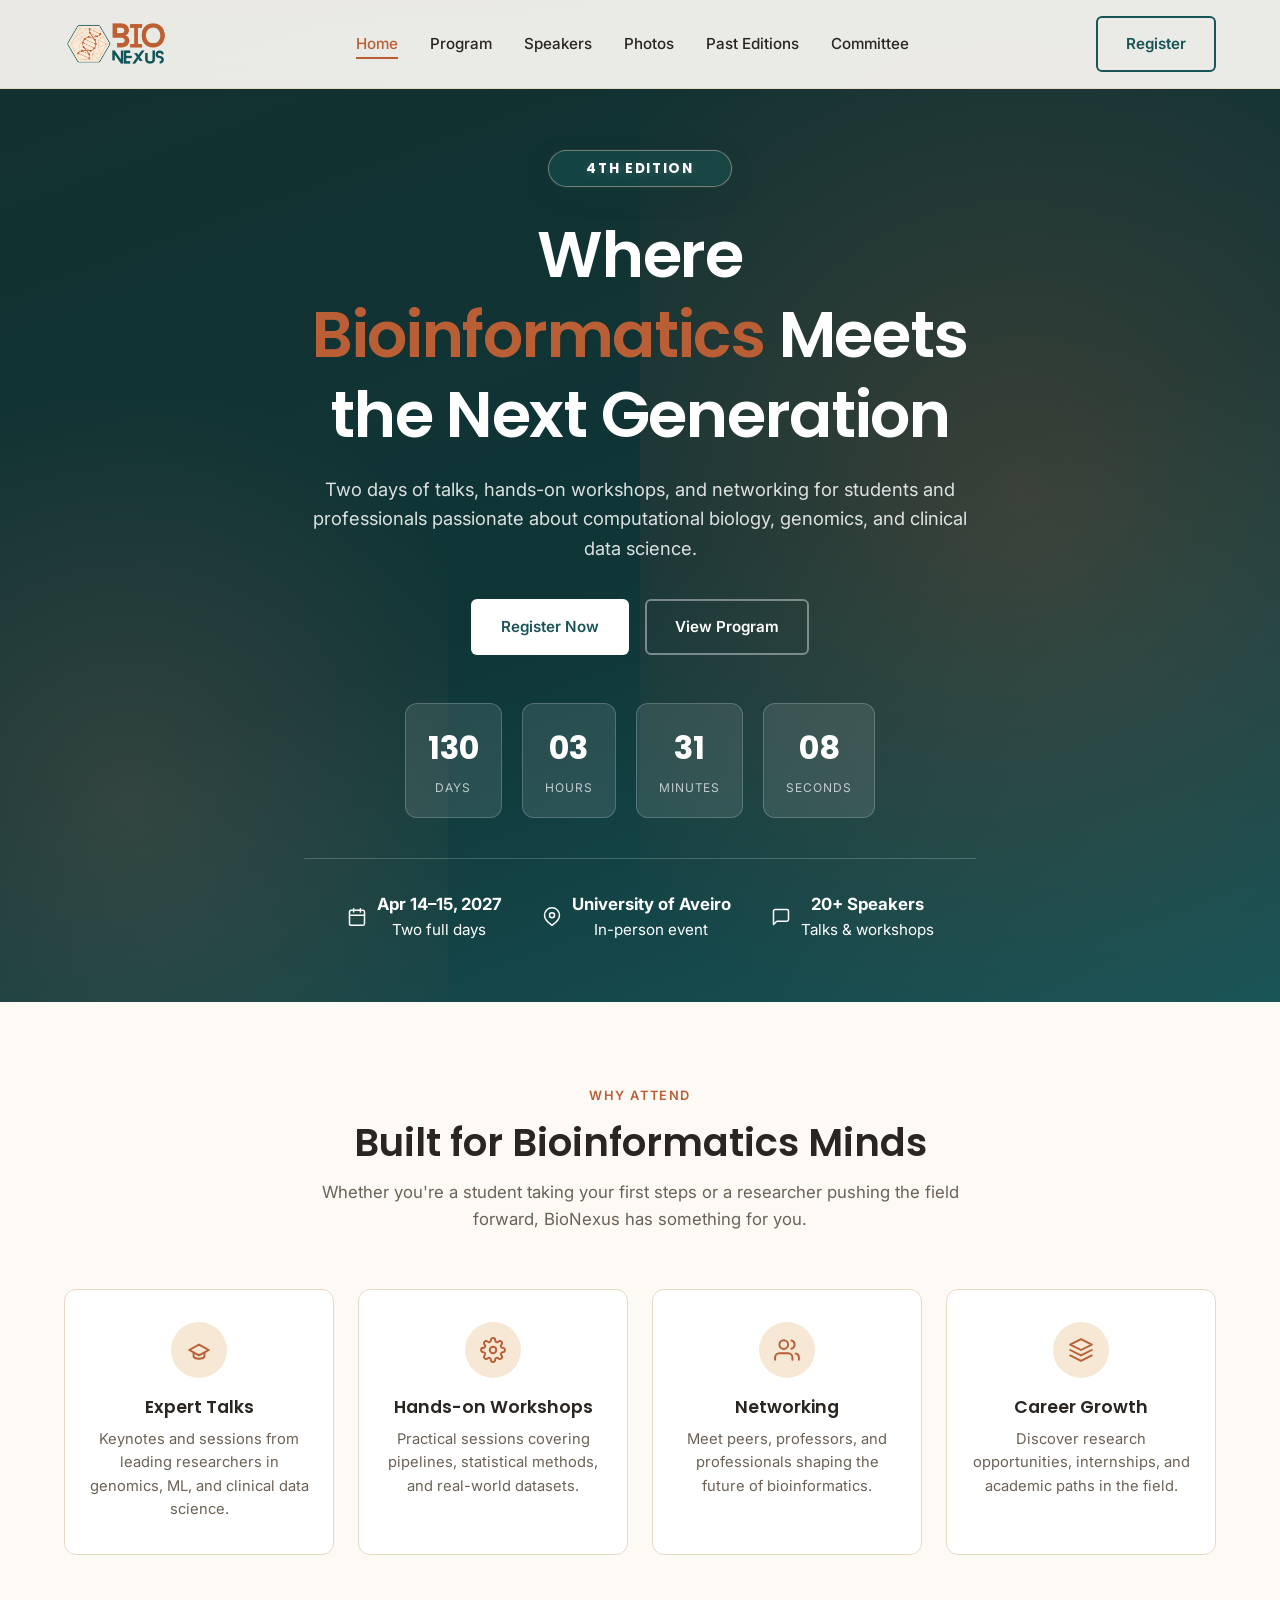
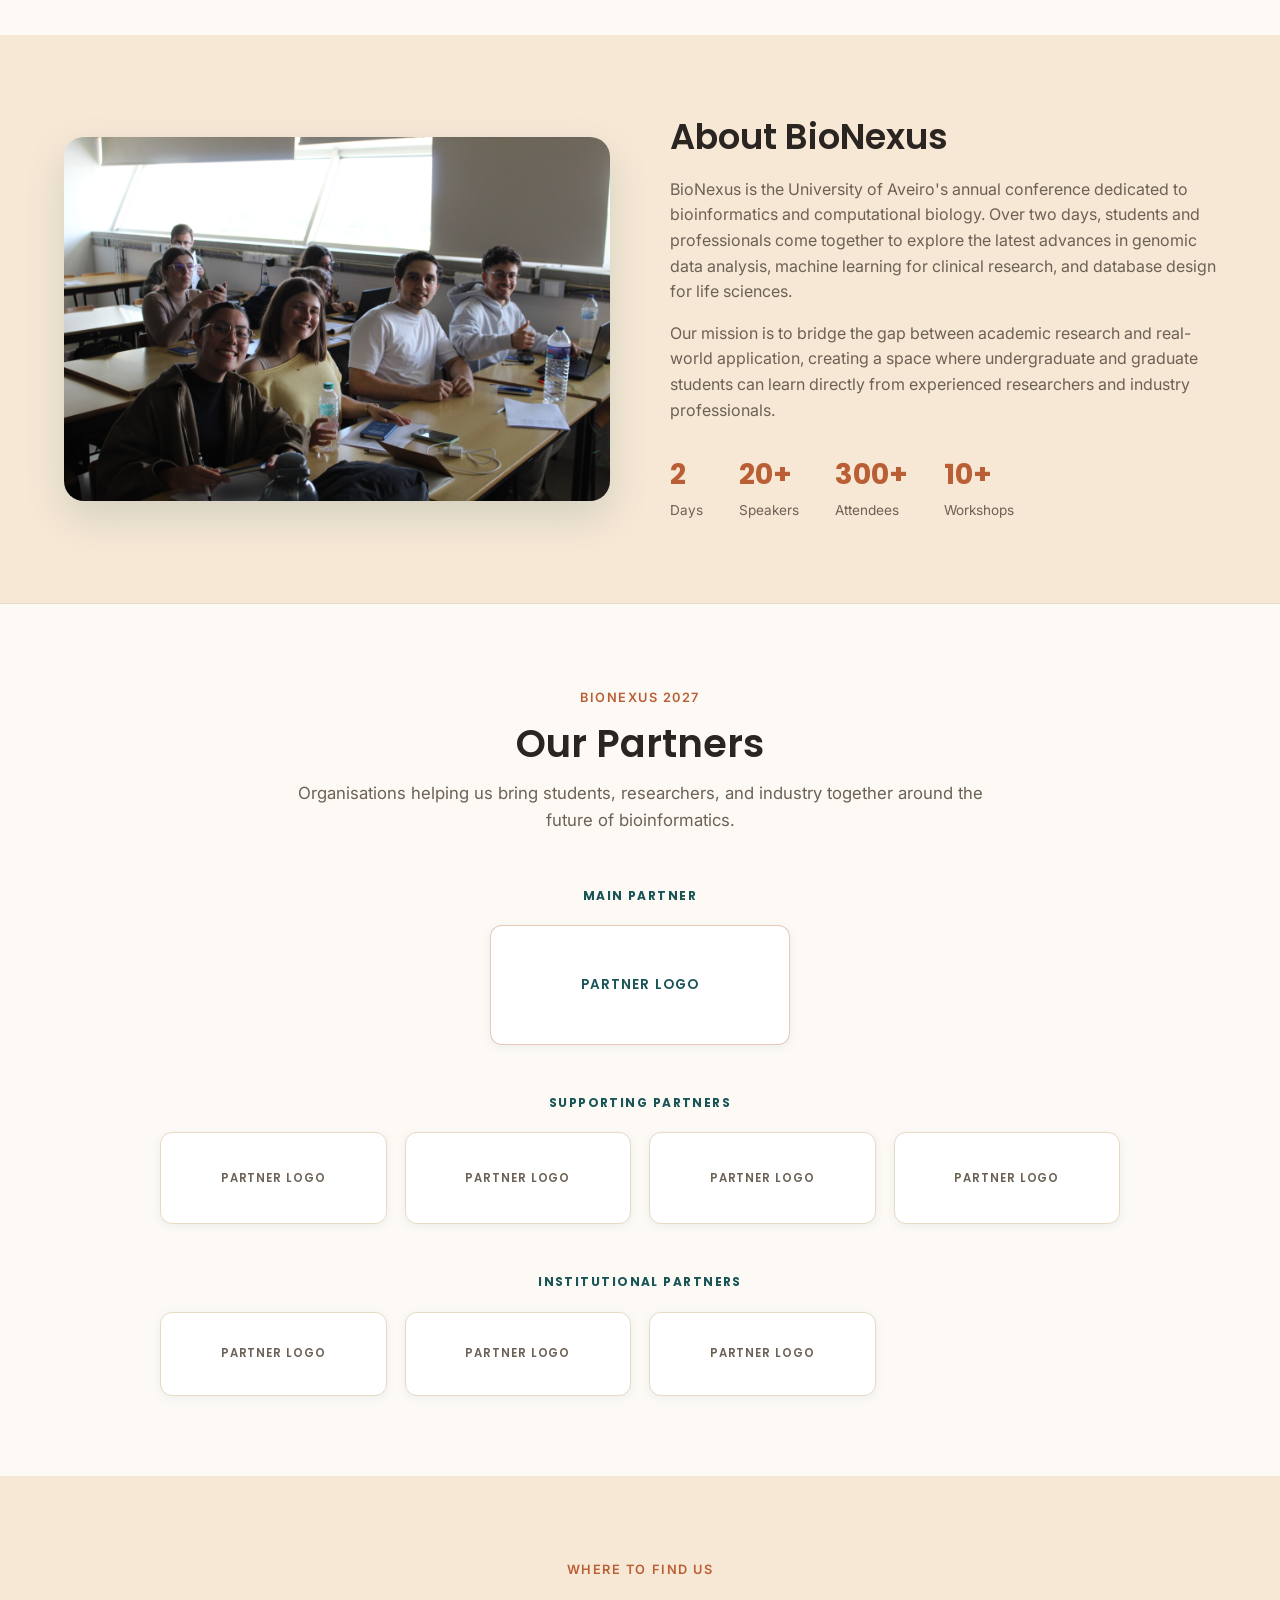
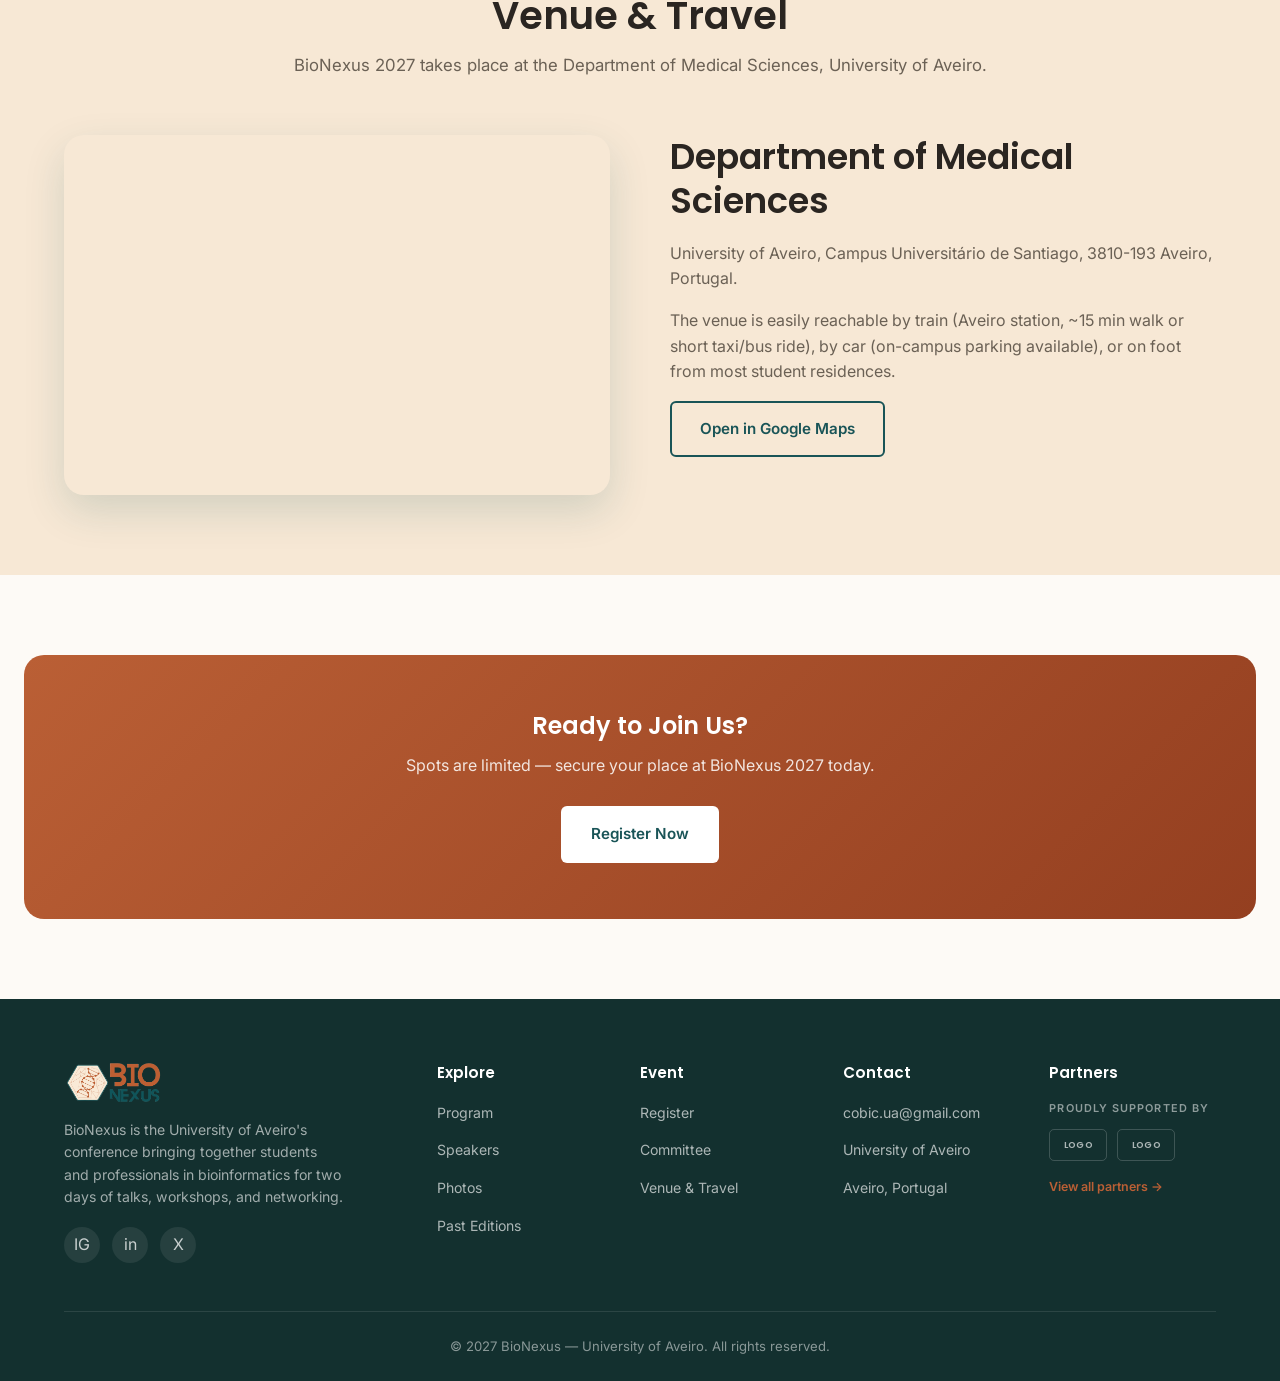
<file: index.html>
<!DOCTYPE html>
<html lang="en">
<head>
  <meta charset="UTF-8">
  <meta name="viewport" content="width=device-width, initial-scale=1.0">
  <title>Home — BioNexus</title>
  <meta name="description" content="BioNexus 2027 is the University of Aveiro's two-day bioinformatics conference featuring talks, workshops, and networking for students and professionals.">
  <link rel="preconnect" href="https://fonts.googleapis.com">
  <link href="https://fonts.googleapis.com/css2?family=Poppins:wght@500;600;700&family=Inter:wght@400;500;600&display=swap" rel="stylesheet">
  <link rel="stylesheet" href="css/style.css">
  <link rel="icon" href="images/logo/logo_aba.png">
</head>
<body>
  <nav class="navbar">
    <div class="nav-container">
      <a href="index.html" class="nav-logo">
        <img src="images/logo/logo.png" alt="BioNexus logo" onerror="this.style.display='none'">
      </a>
      <ul class="nav-links">
        <li><a href="index.html" class="nav-link active">Home</a></li>
        <li><a href="program.html" class="nav-link">Program</a></li>
        <li><a href="speakers.html" class="nav-link">Speakers</a></li>
        <li><a href="gallery.html" class="nav-link">Photos</a></li>
        <li><a href="past-editions.html" class="nav-link">Past Editions</a></li>
        <li><a href="committee.html" class="nav-link">Committee</a></li>
      </ul>
      <div class="nav-cta">
        <a href="registration.html" class="btn btn-outline">Register</a>
        <button class="nav-toggle" aria-label="Toggle navigation">
          <span></span><span></span><span></span>
        </button>
      </div>
    </div>
  </nav>

  <section class="hero">
    <div class="hero-content">
      <div class="hero-badge"><span>4th Edition</span></div>      <h1>Where <span>Bioinformatics</span> Meets the Next Generation</h1>
      <p>Two days of talks, hands-on workshops, and networking for students and professionals passionate about computational biology, genomics, and clinical data science.</p>
      <div class="hero-actions">
        <a href="registration.html" class="btn btn-light">Register Now</a>
        <a href="program.html" class="btn btn-outline" style="border-color:rgba(255,255,255,0.4); color:#fff;">View Program</a>
      </div>

      <div id="countdown" class="countdown">
        <div class="countdown-item"><span class="num" id="cd-days">00</span><span class="label">Days</span></div>
        <div class="countdown-item"><span class="num" id="cd-hours">00</span><span class="label">Hours</span></div>
        <div class="countdown-item"><span class="num" id="cd-minutes">00</span><span class="label">Minutes</span></div>
        <div class="countdown-item"><span class="num" id="cd-seconds">00</span><span class="label">Seconds</span></div>
      </div>

      <div class="hero-meta">
        <div class="hero-meta-item">
          <span class="icon"><svg width="20" height="20" viewBox="0 0 24 24" fill="none" stroke="currentColor" stroke-width="1.8" stroke-linecap="round" stroke-linejoin="round"><rect x="3" y="4" width="18" height="18" rx="2"/><path d="M16 2v4M8 2v4M3 10h18"/></svg></span>
          <div><strong>Apr 14–15, 2027</strong>Two full days</div>
        </div>
        <div class="hero-meta-item">
          <span class="icon"><svg width="20" height="20" viewBox="0 0 24 24" fill="none" stroke="currentColor" stroke-width="1.8" stroke-linecap="round" stroke-linejoin="round"><path d="M21 10c0 6-9 12-9 12s-9-6-9-12a9 9 0 1 1 18 0z"/><circle cx="12" cy="10" r="3"/></svg></span>
          <div><strong>University of Aveiro</strong>In-person event</div>
        </div>
        <div class="hero-meta-item">
          <span class="icon"><svg width="20" height="20" viewBox="0 0 24 24" fill="none" stroke="currentColor" stroke-width="1.8" stroke-linecap="round" stroke-linejoin="round"><path d="M21 15a2 2 0 0 1-2 2H7l-4 4V5a2 2 0 0 1 2-2h14a2 2 0 0 1 2 2z"/></svg></span>
          <div><strong>20+ Speakers</strong>Talks &amp; workshops</div>
        </div>
      </div>
    </div>
  </section>

  <section class="section">
    <div class="container">
      <div class="section-header">
        <span class="eyebrow">Why attend</span>
        <h2>Built for Bioinformatics Minds</h2>
        <p>Whether you're a student taking your first steps or a researcher pushing the field forward, BioNexus has something for you.</p>
      </div>
      <div class="highlights">
        <div class="highlight-card">
          <div class="highlight-icon">
            <svg width="26" height="26" viewBox="0 0 24 24" fill="none" stroke="currentColor" stroke-width="1.8" stroke-linecap="round" stroke-linejoin="round"><path d="M3 12l9-5 9 5-9 5-9-5z"/><path d="M7 14.5v3.5c0 1 2.2 2 5 2s5-1 5-2v-3.5"/></svg>
          </div>
          <h3>Expert Talks</h3>
          <p>Keynotes and sessions from leading researchers in genomics, ML, and clinical data science.</p>
        </div>
        <div class="highlight-card">
          <div class="highlight-icon">
            <svg width="26" height="26" viewBox="0 0 24 24" fill="none" stroke="currentColor" stroke-width="1.8" stroke-linecap="round" stroke-linejoin="round"><circle cx="12" cy="12" r="3"/><path d="M19.4 15a1.7 1.7 0 0 0 .34 1.87l.06.06a2 2 0 1 1-2.83 2.83l-.06-.06a1.7 1.7 0 0 0-1.87-.34 1.7 1.7 0 0 0-1.04 1.56V21a2 2 0 1 1-4 0v-.09A1.7 1.7 0 0 0 9 19.35a1.7 1.7 0 0 0-1.87.34l-.06.06a2 2 0 1 1-2.83-2.83l.06-.06A1.7 1.7 0 0 0 4.64 15a1.7 1.7 0 0 0-1.56-1.04H3a2 2 0 1 1 0-4h.09A1.7 1.7 0 0 0 4.65 9a1.7 1.7 0 0 0-.34-1.87l-.06-.06a2 2 0 1 1 2.83-2.83l.06.06A1.7 1.7 0 0 0 9 4.64a1.7 1.7 0 0 0 1.04-1.56V3a2 2 0 1 1 4 0v.09A1.7 1.7 0 0 0 15 4.65a1.7 1.7 0 0 0 1.87-.34l.06-.06a2 2 0 1 1 2.83 2.83l-.06.06A1.7 1.7 0 0 0 19.35 9a1.7 1.7 0 0 0 1.56 1.04H21a2 2 0 1 1 0 4h-.09a1.7 1.7 0 0 0-1.51 1.04z"/></svg>
          </div>
          <h3>Hands-on Workshops</h3>
          <p>Practical sessions covering pipelines, statistical methods, and real-world datasets.</p>
        </div>
        <div class="highlight-card">
          <div class="highlight-icon">
            <svg width="26" height="26" viewBox="0 0 24 24" fill="none" stroke="currentColor" stroke-width="1.8" stroke-linecap="round" stroke-linejoin="round"><path d="M17 21v-2a4 4 0 0 0-4-4H5a4 4 0 0 0-4 4v2"/><circle cx="9" cy="7" r="4"/><path d="M23 21v-2a4 4 0 0 0-3-3.87"/><path d="M16 3.13a4 4 0 0 1 0 7.75"/></svg>
          </div>
          <h3>Networking</h3>
          <p>Meet peers, professors, and professionals shaping the future of bioinformatics.</p>
        </div>
        <div class="highlight-card">
          <div class="highlight-icon">
            <svg width="26" height="26" viewBox="0 0 24 24" fill="none" stroke="currentColor" stroke-width="1.8" stroke-linecap="round" stroke-linejoin="round"><path d="M12 2 2 7l10 5 10-5-10-5z"/><path d="M2 17l10 5 10-5"/><path d="M2 12l10 5 10-5"/></svg>
          </div>
          <h3>Career Growth</h3>
          <p>Discover research opportunities, internships, and academic paths in the field.</p>
        </div>
      </div>
    </div>
  </section>

  <section class="section section-alt">
    <div class="container">
      <div class="about-split">
        <img src="images/gallery/3rd_edition/edition-3-10.JPG" alt="BioNexus conference audience" onerror="this.src='https://images.unsplash.com/photo-1523240795612-9a054b0db644?w=800&q=80'">
        <div>
          <h2>About BioNexus</h2>
          <p>BioNexus is the University of Aveiro's annual conference dedicated to bioinformatics and computational biology. Over two days, students and professionals come together to explore the latest advances in genomic data analysis, machine learning for clinical research, and database design for life sciences.</p>
          <p>Our mission is to bridge the gap between academic research and real-world application, creating a space where undergraduate and graduate students can learn directly from experienced researchers and industry professionals.</p>
          <div class="stat-row">
            <div class="stat"><strong>2</strong><span>Days</span></div>
            <div class="stat"><strong>20+</strong><span>Speakers</span></div>
            <div class="stat"><strong>300+</strong><span>Attendees</span></div>
            <div class="stat"><strong>10+</strong><span>Workshops</span></div>
          </div>
        </div>
      </div>
    </div>
  </section>

<section class="partners section" id="partners">
    <div class="container">
      <div class="section-header">
        <span class="eyebrow">BioNexus 2027</span>
        <h2>Our Partners</h2>
        <p>Organisations helping us bring students, researchers, and industry together around the future of bioinformatics.</p>
      </div>

      <div class="partners-tier partners-tier-main">
        <span class="partners-tier-label">Main Partner</span>

        <div class="partner-logo-grid partner-logo-grid-main">
          <div class="partner-logo-placeholder partner-logo-main">
            <span>Partner Logo</span>
          </div>
        </div>
      </div>

      <div class="partners-tier">
        <span class="partners-tier-label">Supporting Partners</span>

        <div class="partner-logo-grid">
          <div class="partner-logo-placeholder partner-logo-supporting">
            <span>Partner Logo</span>
          </div>

          <div class="partner-logo-placeholder partner-logo-supporting">
            <span>Partner Logo</span>
          </div>

          <div class="partner-logo-placeholder partner-logo-supporting">
            <span>Partner Logo</span>
          </div>

          <div class="partner-logo-placeholder partner-logo-supporting">
            <span>Partner Logo</span>
          </div>
        </div>
      </div>

      <div class="partners-tier partners-tier-institutional">
        <span class="partners-tier-label">Institutional Partners</span>

        <div class="partner-logo-grid">
          <div class="partner-logo-placeholder partner-logo-institutional">
            <span>Partner Logo</span>
          </div>

          <div class="partner-logo-placeholder partner-logo-institutional">
            <span>Partner Logo</span>
          </div>

          <div class="partner-logo-placeholder partner-logo-institutional">
            <span>Partner Logo</span>
          </div>
        </div>
      </div>
    </div>
  </section>

  <section class="section section-alt" id="venue">
    <div class="container">
      <div class="section-header">
        <span class="eyebrow">Where to find us</span>
        <h2>Venue &amp; Travel</h2>
        <p>BioNexus 2027 takes place at the Department of Medical Sciences, University of Aveiro.</p>
      </div>
      <div class="about-split">
        <div style="border-radius: var(--radius-lg); overflow: hidden; box-shadow: var(--shadow-lg);">
          <iframe
            src="https://www.google.com/maps?q=Departamento+de+Ci%C3%AAncias+M%C3%A9dicas%2C+Universidade+de+Aveiro&output=embed"
            width="100%" height="360" style="border:0; display:block;"
            allowfullscreen="" loading="lazy" referrerpolicy="no-referrer-when-downgrade"
            title="Map to Department of Medical Sciences, University of Aveiro">
          </iframe>
        </div>
        <div>
          <h2>Department of Medical Sciences</h2>
          <p>University of Aveiro, Campus Universitário de Santiago, 3810-193 Aveiro, Portugal.</p>
          <p>The venue is easily reachable by train (Aveiro station, ~15 min walk or short taxi/bus ride), by car (on-campus parking available), or on foot from most student residences.</p>
          <div class="stat-row" style="margin-top:12px;">
            <a href="https://www.google.com/maps?q=Departamento+de+Ci%C3%AAncias+M%C3%A9dicas%2C+Universidade+de+Aveiro" target="_blank" rel="noopener" class="btn btn-outline">Open in Google Maps</a>
          </div>
        </div>
      </div>
    </div>
  </section>

  <section class="section">
    <div class="cta-banner">
      <h2>Ready to Join Us?</h2>
      <p>Spots are limited — secure your place at BioNexus 2027 today.</p>
      <a href="registration.html" class="btn btn-light">Register Now</a>
    </div>
  </section>

  <footer class="footer">
    <div class="container">
      <div class="footer-grid">
        <div class="footer-col">
          <div class="footer-logo">
            <img src="images/logo/logo.png" alt="BioNexus logo" onerror="this.style.display='none'">
          </div>
          <p style="font-size:0.88rem; color:rgba(255,255,255,0.6); max-width:280px;">
            BioNexus is the University of Aveiro's conference bringing together students and professionals in bioinformatics for two days of talks, workshops, and networking.
          </p>
          <div class="footer-socials">
            <a href="#" aria-label="Instagram">IG</a>
            <a href="#" aria-label="LinkedIn">in</a>
            <a href="#" aria-label="X / Twitter">X</a>
          </div>
        </div>
        <div class="footer-col">
          <h4>Explore</h4>
          <ul>
            <li><a href="program.html">Program</a></li>
            <li><a href="speakers.html">Speakers</a></li>
            <li><a href="gallery.html">Photos</a></li>
            <li><a href="past-editions.html">Past Editions</a></li>
          </ul>
        </div>
        <div class="footer-col">
          <h4>Event</h4>
          <ul>
            <li><a href="registration.html">Register</a></li>
            <li><a href="committee.html">Committee</a></li>
            <li><a href="index.html#venue">Venue &amp; Travel</a></li>
          </ul>
        </div>
        <div class="footer-col">
          <h4>Contact</h4>
          <ul>
            <li><a href="mailto:cobic.ua@gmail.com">cobic.ua@gmail.com</a></li>
            <li><a href="index.html#venue">University of Aveiro</a></li>
            <li><a href="index.html#venue">Aveiro, Portugal</a></li>
          </ul>
        </div>
        <div class="footer-col footer-partners-column">
          <h4>Partners</h4>

          <span class="footer-partners-label">Proudly supported by</span>

          <div class="footer-partner-logos">
            <a href="index.html#partners" class="footer-partner-logo" aria-label="View BioNexus partners">
              <span>Logo</span>
            </a>

            <a href="index.html#partners" class="footer-partner-logo" aria-label="View BioNexus partners">
              <span>Logo</span>
            </a>
          </div>

          <a href="index.html#partners" class="footer-partners-link">View all partners →</a>
        </div>
      </div>
      <div class="footer-bottom">
        <p>&copy; 2027 BioNexus — University of Aveiro. All rights reserved.</p>
      </div>
    </div>
  </footer>

  <script src="js/main.js"></script>
</body>
</html>
</file>
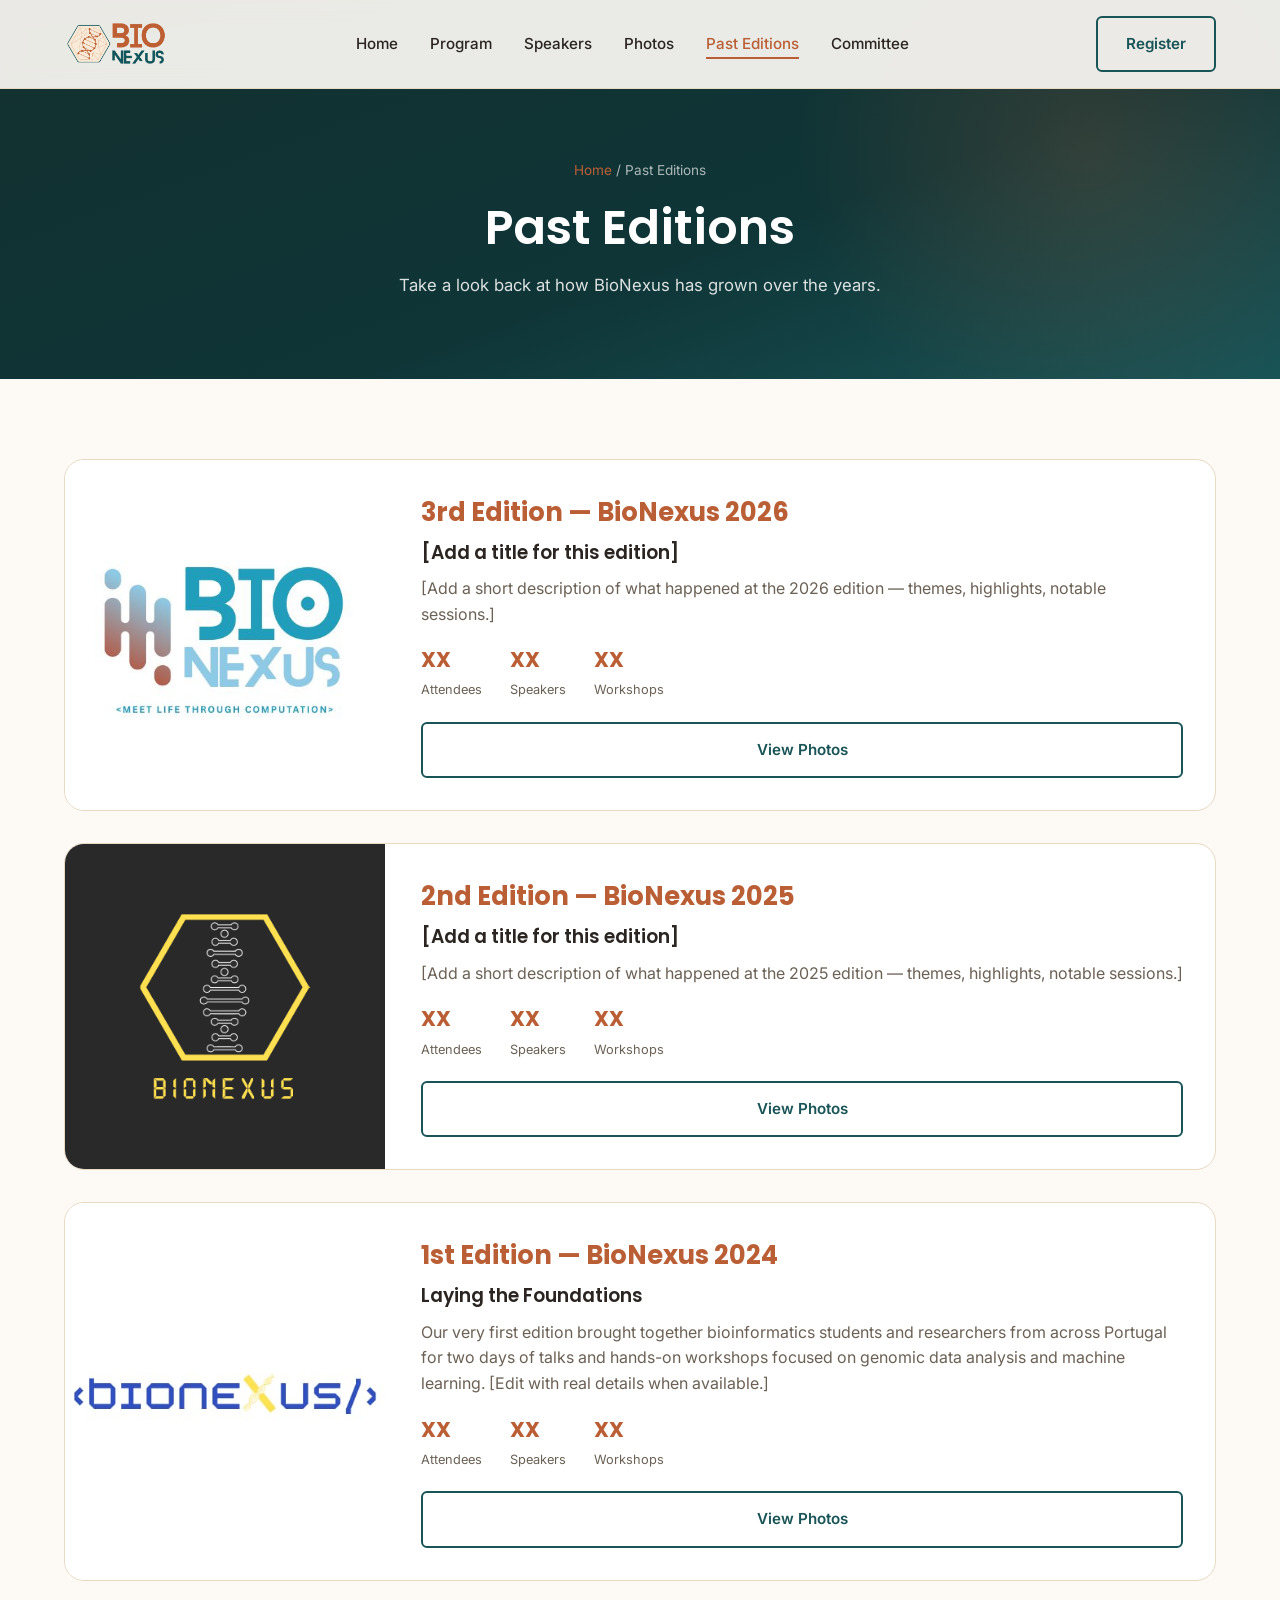
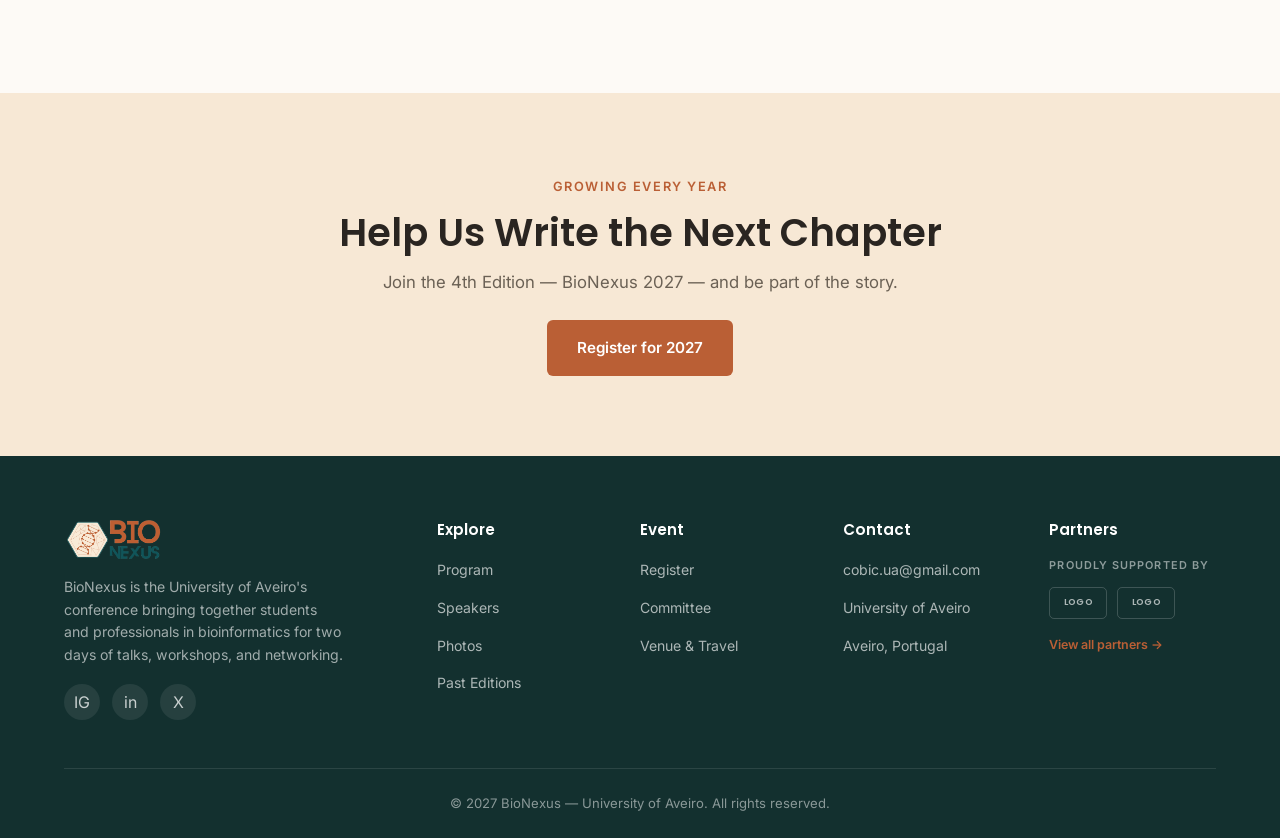
<file: past-editions.html>
<!DOCTYPE html>
<html lang="en">
<head>
  <meta charset="UTF-8">
  <meta name="viewport" content="width=device-width, initial-scale=1.0">
  <title>Past Editions — BioNexus</title>
  <meta name="description" content="Explore previous editions of the BioNexus conference.">
  <link rel="preconnect" href="https://fonts.googleapis.com">
  <link href="https://fonts.googleapis.com/css2?family=Poppins:wght@500;600;700&family=Inter:wght@400;500;600&display=swap" rel="stylesheet">
  <link rel="stylesheet" href="css/style.css">
  <link rel="icon" href="images/logo/logo_aba.png">
</head>
<body>
  <nav class="navbar">
    <div class="nav-container">
      <a href="index.html" class="nav-logo">
        <img src="images/logo/logo.png" alt="BioNexus logo" onerror="this.style.display='none'">
      </a>
      <ul class="nav-links">
        <li><a href="index.html" class="nav-link">Home</a></li>
        <li><a href="program.html" class="nav-link">Program</a></li>
        <li><a href="speakers.html" class="nav-link">Speakers</a></li>
        <li><a href="gallery.html" class="nav-link">Photos</a></li>
        <li><a href="past-editions.html" class="nav-link active">Past Editions</a></li>
        <li><a href="committee.html" class="nav-link">Committee</a></li>
      </ul>
      <div class="nav-cta">
        <a href="registration.html" class="btn btn-outline">Register</a>
        <button class="nav-toggle" aria-label="Toggle navigation">
          <span></span><span></span><span></span>
        </button>
      </div>
    </div>
  </nav>

  <section class="page-hero">
    <div class="container">
      <div class="breadcrumb"><a href="index.html">Home</a> / Past Editions</div>
      <h1>Past Editions</h1>
      <p>Take a look back at how BioNexus has grown over the years.</p>
    </div>
  </section>

  <section class="section">
    <div class="container">

      <!-- EDIT HERE: replace placeholder numbers (XX) and description below with real data for the 3rd Edition (2026) -->
      <div class="edition-card">
        <img src="images/editions/3rd-edition.jpg" alt="BioNexus 2026 — 3rd Edition" onerror="this.src='https://images.unsplash.com/photo-1540575467063-178a50c2df87?w=600&q=80'">
        <div class="edition-content">
          <span class="edition-year">3rd Edition — BioNexus 2026</span>
          <h3>[Add a title for this edition]</h3>
          <p>[Add a short description of what happened at the 2026 edition — themes, highlights, notable sessions.]</p>
          <div class="edition-stats">
            <div class="stat"><strong>XX</strong><span>Attendees</span></div>
            <div class="stat"><strong>XX</strong><span>Speakers</span></div>
            <div class="stat"><strong>XX</strong><span>Workshops</span></div>
          </div>
          <a href="gallery.html" class="btn btn-outline">View Photos</a>
        </div>
      </div>

      <!-- EDIT HERE: replace placeholder numbers (XX) and description below with real data for the 2nd Edition (2025) -->
      <div class="edition-card">
        <img src="images/editions/2nd-edition.png" alt="BioNexus 2025 — 2nd Edition" onerror="this.src='https://images.unsplash.com/photo-1540575467063-178a50c2df87?w=600&q=80'">
        <div class="edition-content">
          <span class="edition-year">2nd Edition — BioNexus 2025</span>
          <h3>[Add a title for this edition]</h3>
          <p>[Add a short description of what happened at the 2025 edition — themes, highlights, notable sessions.]</p>
          <div class="edition-stats">
            <div class="stat"><strong>XX</strong><span>Attendees</span></div>
            <div class="stat"><strong>XX</strong><span>Speakers</span></div>
            <div class="stat"><strong>XX</strong><span>Workshops</span></div>
          </div>
          <a href="gallery.html" class="btn btn-outline">View Photos</a>
        </div>
      </div>

      <!-- EDIT HERE: replace placeholder numbers (XX) and description below with real data for the 1st Edition (2024). No photos available yet — image will fall back to a stock placeholder until images/editions/2024.jpg is added. -->
      <div class="edition-card">
        <img src="images/editions/1st-edition.jpeg" alt="BioNexus 2024 — 1st Edition" onerror="this.src='https://images.unsplash.com/photo-1540575467063-178a50c2df87?w=600&q=80'">
        <div class="edition-content">
          <span class="edition-year">1st Edition — BioNexus 2024</span>
          <h3>Laying the Foundations</h3>
          <p>Our very first edition brought together bioinformatics students and researchers from across Portugal for two days of talks and hands-on workshops focused on genomic data analysis and machine learning. [Edit with real details when available.]</p>
          <div class="edition-stats">
            <div class="stat"><strong>XX</strong><span>Attendees</span></div>
            <div class="stat"><strong>XX</strong><span>Speakers</span></div>
            <div class="stat"><strong>XX</strong><span>Workshops</span></div>
          </div>
          <a href="gallery.html" class="btn btn-outline">View Photos</a>
        </div>
      </div>

    </div>
  </section>

  <section class="section section-alt">
    <div class="container" style="text-align:center;">
      <div class="section-header" style="margin-bottom:0;">
        <span class="eyebrow">Growing every year</span>
        <h2>Help Us Write the Next Chapter</h2>
        <p>Join the 4th Edition — BioNexus 2027 — and be part of the story.</p>
      </div>
      <a href="registration.html" class="btn btn-primary" style="margin-top:24px;">Register for 2027</a>
    </div>
  </section>

  <footer class="footer">
    <div class="container">
      <div class="footer-grid">
        <div class="footer-col">
          <div class="footer-logo">
            <img src="images/logo/logo.png" alt="BioNexus logo" onerror="this.style.display='none'">
          </div>
          <p style="font-size:0.88rem; color:rgba(255,255,255,0.6); max-width:280px;">
            BioNexus is the University of Aveiro's conference bringing together students and professionals in bioinformatics for two days of talks, workshops, and networking.
          </p>
          <div class="footer-socials">
            <a href="#" aria-label="Instagram">IG</a>
            <a href="#" aria-label="LinkedIn">in</a>
            <a href="#" aria-label="X / Twitter">X</a>
          </div>
        </div>
        <div class="footer-col">
          <h4>Explore</h4>
          <ul>
            <li><a href="program.html">Program</a></li>
            <li><a href="speakers.html">Speakers</a></li>
            <li><a href="gallery.html">Photos</a></li>
            <li><a href="past-editions.html">Past Editions</a></li>
          </ul>
        </div>
        <div class="footer-col">
          <h4>Event</h4>
          <ul>
            <li><a href="registration.html">Register</a></li>
            <li><a href="committee.html">Committee</a></li>
            <li><a href="index.html#venue">Venue &amp; Travel</a></li>
          </ul>
        </div>
        <div class="footer-col">
          <h4>Contact</h4>
          <ul>
            <li><a href="mailto:cobic.ua@gmail.com">cobic.ua@gmail.com</a></li>
            <li><a href="index.html#venue">University of Aveiro</a></li>
            <li><a href="index.html#venue">Aveiro, Portugal</a></li>
          </ul>
        </div>
        <div class="footer-col footer-partners-column">
          <h4>Partners</h4>

          <span class="footer-partners-label">Proudly supported by</span>

          <div class="footer-partner-logos">
            <a href="index.html#partners" class="footer-partner-logo" aria-label="View BioNexus partners">
              <span>Logo</span>
            </a>

            <a href="index.html#partners" class="footer-partner-logo" aria-label="View BioNexus partners">
              <span>Logo</span>
            </a>
          </div>

          <a href="index.html#partners" class="footer-partners-link">View all partners →</a>
        </div>
      </div>
      <div class="footer-bottom">
        <p>&copy; 2027 BioNexus — University of Aveiro. All rights reserved.</p>
      </div>
    </div>
  </footer>

  <script src="js/main.js"></script>
</body>
</html>
</file>
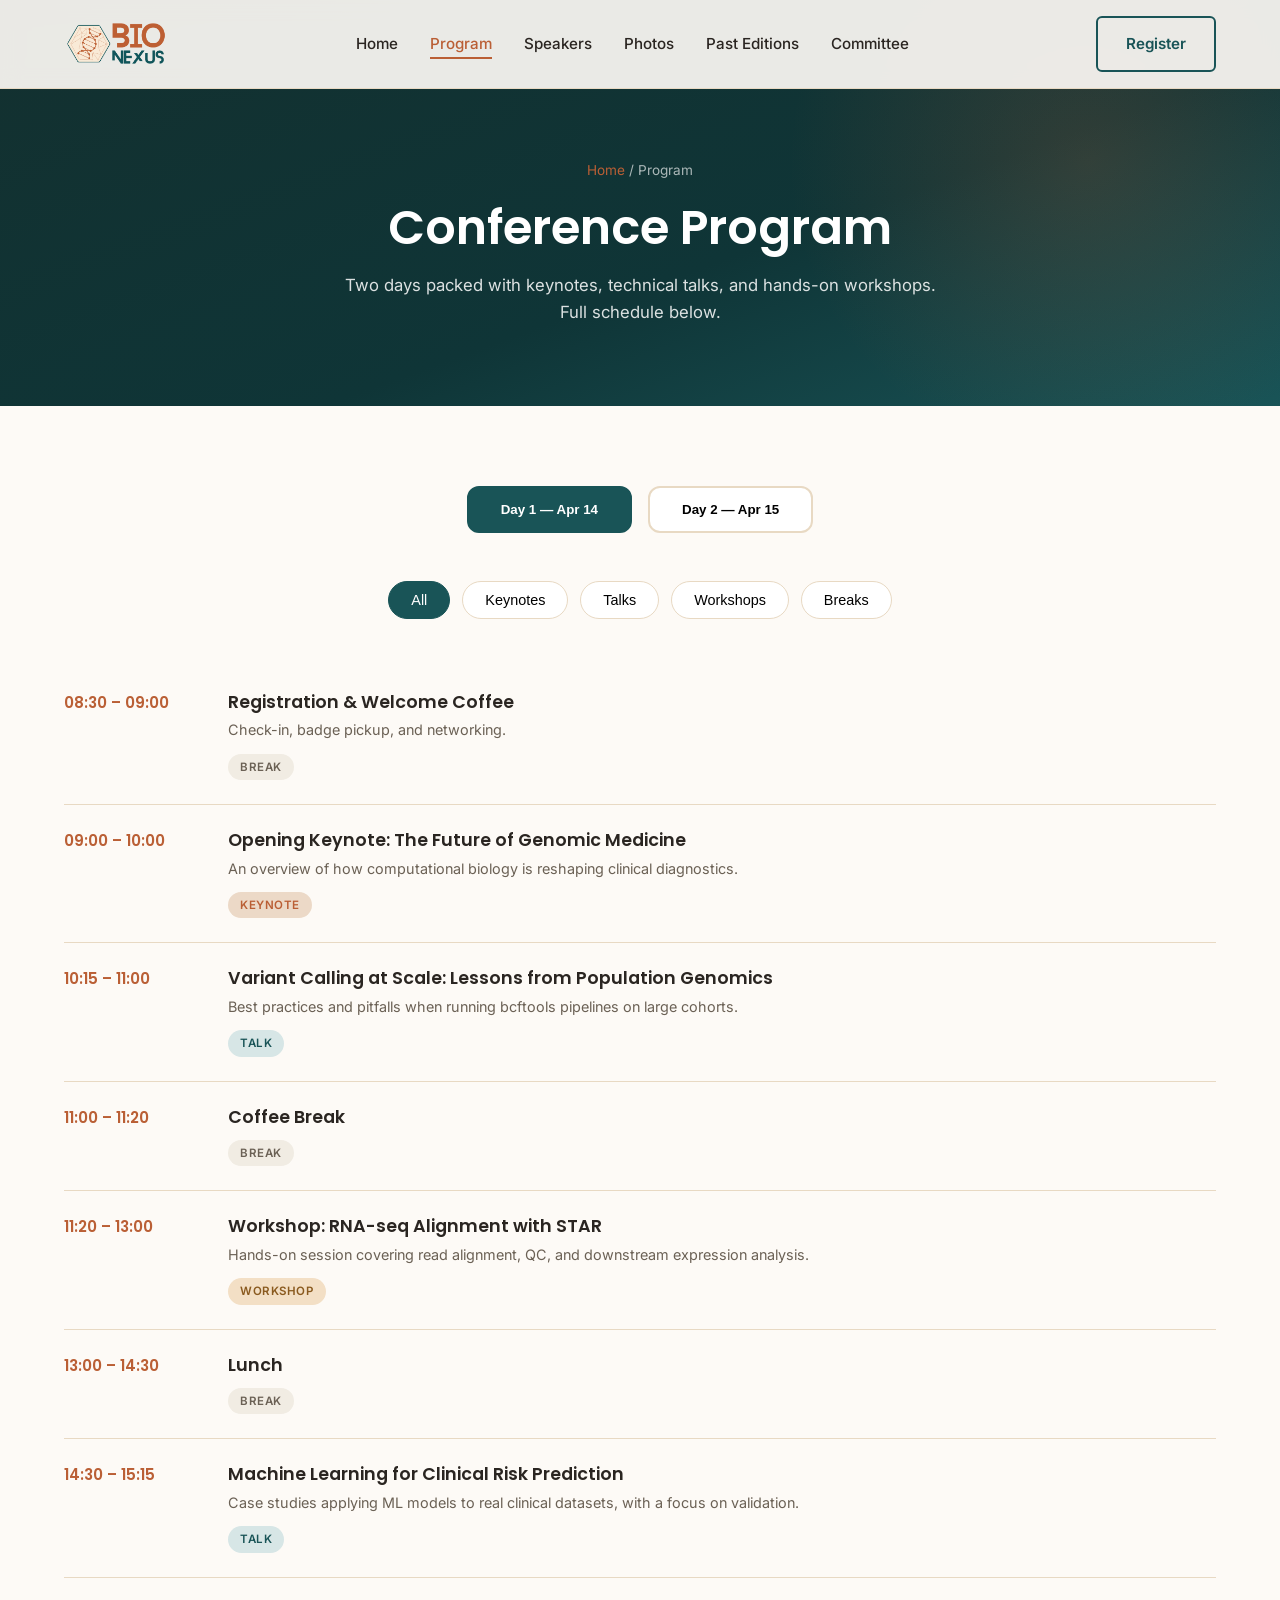
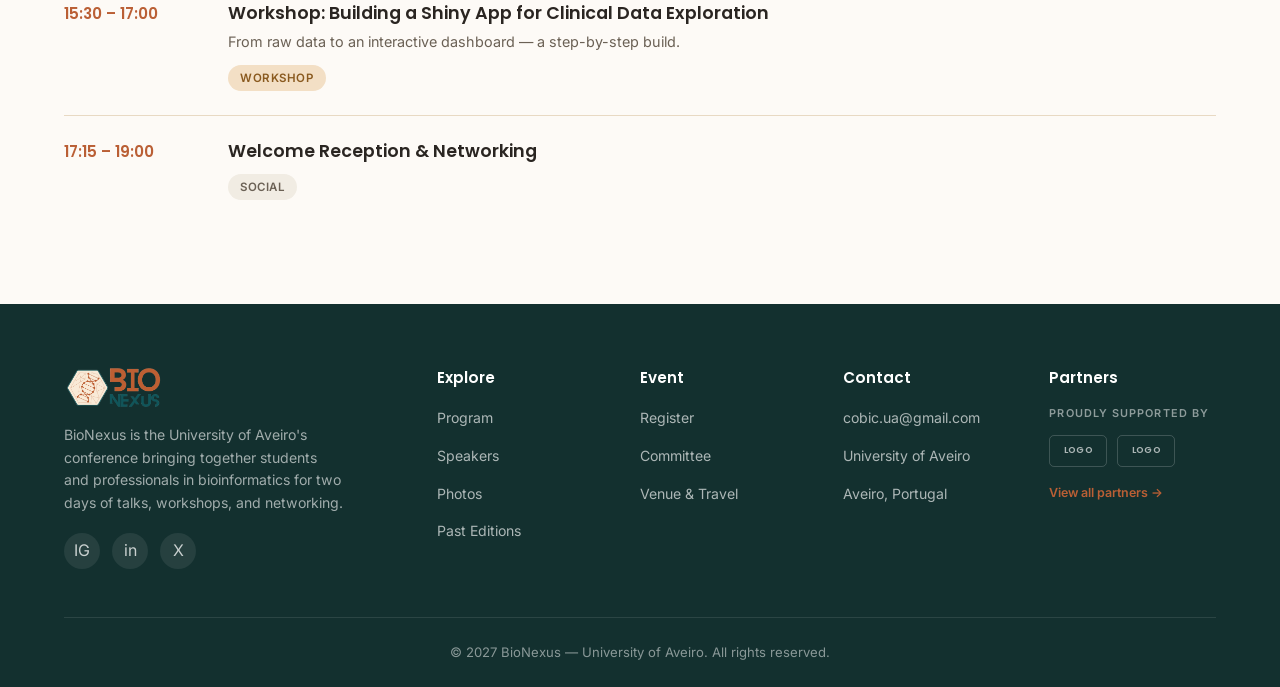
<file: program.html>
<!DOCTYPE html>
<html lang="en">
<head>
  <meta charset="UTF-8">
  <meta name="viewport" content="width=device-width, initial-scale=1.0">
  <title>Program — BioNexus</title>
  <meta name="description" content="Full two-day schedule for BioNexus 2027 — keynotes, talks, and hands-on workshops.">
  <link rel="preconnect" href="https://fonts.googleapis.com">
  <link href="https://fonts.googleapis.com/css2?family=Poppins:wght@500;600;700&family=Inter:wght@400;500;600&display=swap" rel="stylesheet">
  <link rel="stylesheet" href="css/style.css">
  <link rel="icon" href="images/logo/logo_aba.png">
</head>
<body>
  <nav class="navbar">
    <div class="nav-container">
      <a href="index.html" class="nav-logo">
        <img src="images/logo/logo.png" alt="BioNexus logo" onerror="this.style.display='none'">
      </a>
      <ul class="nav-links">
        <li><a href="index.html" class="nav-link">Home</a></li>
        <li><a href="program.html" class="nav-link active">Program</a></li>
        <li><a href="speakers.html" class="nav-link">Speakers</a></li>
        <li><a href="gallery.html" class="nav-link">Photos</a></li>
        <li><a href="past-editions.html" class="nav-link">Past Editions</a></li>
        <li><a href="committee.html" class="nav-link">Committee</a></li>
      </ul>
      <div class="nav-cta">
        <a href="registration.html" class="btn btn-outline">Register</a>
        <button class="nav-toggle" aria-label="Toggle navigation">
          <span></span><span></span><span></span>
        </button>
      </div>
    </div>
  </nav>

  <section class="page-hero">
    <div class="container">
      <div class="breadcrumb"><a href="index.html">Home</a> / Program</div>
      <h1>Conference Program</h1>
      <p>Two days packed with keynotes, technical talks, and hands-on workshops. Full schedule below.</p>
    </div>
  </section>

  <section class="section">
    <div class="container">
      <div class="day-tabs">
        <button class="day-tab active" data-day="day1">Day 1 — Apr 14</button>
        <button class="day-tab" data-day="day2">Day 2 — Apr 15</button>
      </div>

      <div class="filter-tabs">
        <button class="filter-tab active" data-filter="all">All</button>
        <button class="filter-tab" data-filter="keynote">Keynotes</button>
        <button class="filter-tab" data-filter="talk">Talks</button>
        <button class="filter-tab" data-filter="workshop">Workshops</button>
        <button class="filter-tab" data-filter="break">Breaks</button>
      </div>

      <div class="schedule-day active" data-day="day1">
        <div class="schedule-item" data-type="break">
          <div class="schedule-time">08:30 – 09:00</div>
          <div class="schedule-details">
            <h3>Registration &amp; Welcome Coffee</h3>
            <p>Check-in, badge pickup, and networking.</p>
            <span class="schedule-tag tag-break">Break</span>
          </div>
        </div>
        <div class="schedule-item" data-type="keynote">
          <div class="schedule-time">09:00 – 10:00</div>
          <div class="schedule-details">
            <h3>Opening Keynote: The Future of Genomic Medicine</h3>
            <p>An overview of how computational biology is reshaping clinical diagnostics.</p>
            <span class="schedule-tag tag-keynote">Keynote</span>
          </div>
        </div>
        <div class="schedule-item" data-type="talk">
          <div class="schedule-time">10:15 – 11:00</div>
          <div class="schedule-details">
            <h3>Variant Calling at Scale: Lessons from Population Genomics</h3>
            <p>Best practices and pitfalls when running bcftools pipelines on large cohorts.</p>
            <span class="schedule-tag tag-talk">Talk</span>
          </div>
        </div>
        <div class="schedule-item" data-type="break">
          <div class="schedule-time">11:00 – 11:20</div>
          <div class="schedule-details">
            <h3>Coffee Break</h3>
            <span class="schedule-tag tag-break">Break</span>
          </div>
        </div>
        <div class="schedule-item" data-type="workshop">
          <div class="schedule-time">11:20 – 13:00</div>
          <div class="schedule-details">
            <h3>Workshop: RNA-seq Alignment with STAR</h3>
            <p>Hands-on session covering read alignment, QC, and downstream expression analysis.</p>
            <span class="schedule-tag tag-workshop">Workshop</span>
          </div>
        </div>
        <div class="schedule-item" data-type="break">
          <div class="schedule-time">13:00 – 14:30</div>
          <div class="schedule-details">
            <h3>Lunch</h3>
            <span class="schedule-tag tag-break">Break</span>
          </div>
        </div>
        <div class="schedule-item" data-type="talk">
          <div class="schedule-time">14:30 – 15:15</div>
          <div class="schedule-details">
            <h3>Machine Learning for Clinical Risk Prediction</h3>
            <p>Case studies applying ML models to real clinical datasets, with a focus on validation.</p>
            <span class="schedule-tag tag-talk">Talk</span>
          </div>
        </div>
        <div class="schedule-item" data-type="workshop">
          <div class="schedule-time">15:30 – 17:00</div>
          <div class="schedule-details">
            <h3>Workshop: Building a Shiny App for Clinical Data Exploration</h3>
            <p>From raw data to an interactive dashboard — a step-by-step build.</p>
            <span class="schedule-tag tag-workshop">Workshop</span>
          </div>
        </div>
        <div class="schedule-item" data-type="break">
          <div class="schedule-time">17:15 – 19:00</div>
          <div class="schedule-details">
            <h3>Welcome Reception &amp; Networking</h3>
            <span class="schedule-tag tag-break">Social</span>
          </div>
        </div>
      </div>

      <div class="schedule-day" data-day="day2">
        <div class="schedule-item" data-type="keynote">
          <div class="schedule-time">09:00 – 10:00</div>
          <div class="schedule-details">
            <h3>Keynote: Databases at the Core of Modern Bioinformatics</h3>
            <p>Designing scalable database systems for large-scale genomic and clinical data.</p>
            <span class="schedule-tag tag-keynote">Keynote</span>
          </div>
        </div>
        <div class="schedule-item" data-type="talk">
          <div class="schedule-time">10:15 – 11:00</div>
          <div class="schedule-details">
            <h3>Feature Selection Strategies for High-Dimensional Genomic Data</h3>
            <p>Comparing dimensionality reduction techniques across real-world case studies.</p>
            <span class="schedule-tag tag-talk">Talk</span>
          </div>
        </div>
        <div class="schedule-item" data-type="break">
          <div class="schedule-time">11:00 – 11:20</div>
          <div class="schedule-details">
            <h3>Coffee Break</h3>
            <span class="schedule-tag tag-break">Break</span>
          </div>
        </div>
        <div class="schedule-item" data-type="workshop">
          <div class="schedule-time">11:20 – 13:00</div>
          <div class="schedule-details">
            <h3>Workshop: Cross-Validation Done Right</h3>
            <p>Avoiding data leakage and building robust model evaluation pipelines.</p>
            <span class="schedule-tag tag-workshop">Workshop</span>
          </div>
        </div>
        <div class="schedule-item" data-type="break">
          <div class="schedule-time">13:00 – 14:30</div>
          <div class="schedule-details">
            <h3>Lunch</h3>
            <span class="schedule-tag tag-break">Break</span>
          </div>
        </div>
        <div class="schedule-item" data-type="talk">
          <div class="schedule-time">14:30 – 15:15</div>
          <div class="schedule-details">
            <h3>Panel: Careers in Bioinformatics — Academia vs. Industry</h3>
            <p>Speakers share their career paths and answer audience questions.</p>
            <span class="schedule-tag tag-talk">Talk</span>
          </div>
        </div>
        <div class="schedule-item" data-type="keynote">
          <div class="schedule-time">15:30 – 16:15</div>
          <div class="schedule-details">
            <h3>Closing Keynote: What's Next for Computational Biology</h3>
            <p>A forward-looking talk on emerging trends and open research challenges.</p>
            <span class="schedule-tag tag-keynote">Keynote</span>
          </div>
        </div>
        <div class="schedule-item" data-type="break">
          <div class="schedule-time">16:15 – 16:30</div>
          <div class="schedule-details">
            <h3>Closing Remarks &amp; Group Photo</h3>
            <span class="schedule-tag tag-break">Break</span>
          </div>
        </div>
      </div>
    </div>
  </section>

  <footer class="footer">
    <div class="container">
      <div class="footer-grid">
        <div class="footer-col">
          <div class="footer-logo">
            <img src="images/logo/logo.png" alt="BioNexus logo" onerror="this.style.display='none'">
          </div>
          <p style="font-size:0.88rem; color:rgba(255,255,255,0.6); max-width:280px;">
            BioNexus is the University of Aveiro's conference bringing together students and professionals in bioinformatics for two days of talks, workshops, and networking.
          </p>
          <div class="footer-socials">
            <a href="#" aria-label="Instagram">IG</a>
            <a href="#" aria-label="LinkedIn">in</a>
            <a href="#" aria-label="X / Twitter">X</a>
          </div>
        </div>
        <div class="footer-col">
          <h4>Explore</h4>
          <ul>
            <li><a href="program.html">Program</a></li>
            <li><a href="speakers.html">Speakers</a></li>
            <li><a href="gallery.html">Photos</a></li>
            <li><a href="past-editions.html">Past Editions</a></li>
          </ul>
        </div>
        <div class="footer-col">
          <h4>Event</h4>
          <ul>
            <li><a href="registration.html">Register</a></li>
            <li><a href="committee.html">Committee</a></li>
            <li><a href="index.html#venue">Venue &amp; Travel</a></li>
          </ul>
        </div>
        <div class="footer-col">
          <h4>Contact</h4>
          <ul>
            <li><a href="mailto:cobic.ua@gmail.com">cobic.ua@gmail.com</a></li>
            <li><a href="index.html#venue">University of Aveiro</a></li>
            <li><a href="index.html#venue">Aveiro, Portugal</a></li>
          </ul>
        </div>
        <div class="footer-col footer-partners-column">
          <h4>Partners</h4>

          <span class="footer-partners-label">Proudly supported by</span>

          <div class="footer-partner-logos">
            <a href="index.html#partners" class="footer-partner-logo" aria-label="View BioNexus partners">
              <span>Logo</span>
            </a>

            <a href="index.html#partners" class="footer-partner-logo" aria-label="View BioNexus partners">
              <span>Logo</span>
            </a>
          </div>

          <a href="index.html#partners" class="footer-partners-link">View all partners →</a>
        </div>
      </div>
      <div class="footer-bottom">
        <p>&copy; 2027 BioNexus — University of Aveiro. All rights reserved.</p>
      </div>
    </div>
  </footer>

  <script src="js/main.js"></script>
  <script src="js/program.js"></script>
</body>
</html>
</file>
<file: css/style.css>
:root {
  --color-primary: #195457;
  --color-primary-dark: #0f3537;
  --color-primary-light: #2d7478;
  --color-accent: #ba5f35;
  --color-bg: #fdfaf6;
  --color-bg-alt: #f7e8d5;
  --color-bg-dark: #13302f;
  --color-text: #2a2521;
  --color-text-muted: #6b6155;
  --color-border: #e8d9c3;
  --color-white: #ffffff;
  --font-heading: 'Poppins', 'Segoe UI', sans-serif;
  --font-body: 'Inter', 'Segoe UI', sans-serif;
  --radius-sm: 6px;
  --radius-md: 12px;
  --radius-lg: 20px;
  --shadow-sm: 0 2px 8px rgba(25, 84, 87, 0.08);
  --shadow-md: 0 8px 24px rgba(25, 84, 87, 0.12);
  --shadow-lg: 0 16px 40px rgba(25, 84, 87, 0.16);
  --transition: 0.25s ease;
  --max-width: 1200px;
}
* { margin: 0; padding: 0; box-sizing: border-box; }
html { scroll-behavior: smooth; }
body { font-family: var(--font-body); color: var(--color-text); background: var(--color-bg); line-height: 1.6; overflow-x: hidden; }
h1, h2, h3, h4 { font-family: var(--font-heading); font-weight: 600; line-height: 1.25; color: var(--color-text); }
a { text-decoration: none; color: inherit; }
ul { list-style: none; }
img { max-width: 100%; display: block; }
.container { width: 100%; max-width: var(--max-width); margin: 0 auto; padding: 0 24px; }
.section { padding: 80px 0; }
.section-alt { background: var(--color-bg-alt); }
.section-header { text-align: center; max-width: 700px; margin: 0 auto 56px; }
.section-header .eyebrow { display: inline-block; font-size: 0.8rem; font-weight: 600; letter-spacing: 0.12em; text-transform: uppercase; color: var(--color-accent); margin-bottom: 12px; }
.section-header h2 { font-size: clamp(1.8rem, 3vw, 2.4rem); margin-bottom: 12px; }
.section-header p { color: var(--color-text-muted); font-size: 1.05rem; }
.btn { display: inline-flex; align-items: center; justify-content: center; gap: 8px; padding: 14px 28px; border-radius: var(--radius-sm); font-weight: 600; font-size: 0.95rem; border: 2px solid transparent; cursor: pointer; transition: all var(--transition); white-space: nowrap; }
.btn-primary { background: var(--color-accent); color: var(--color-white); }
.btn-primary:hover { background: #a3542f; transform: translateY(-2px); box-shadow: var(--shadow-md); }
.btn-outline { background: transparent; border-color: var(--color-primary); color: var(--color-primary); }
.btn-outline:hover { background: var(--color-primary); color: var(--color-white); transform: translateY(-2px) }
.btn-light { background: var(--color-white); color: var(--color-primary); }
.btn-light:hover { background: var(--color-bg-alt); transform: translateY(-2px); }
.navbar { position: fixed; top: 0; left: 0; width: 100%; z-index: 1000; background: rgba(253, 250, 246, 0.92); backdrop-filter: blur(10px); border-bottom: 1px solid var(--color-border); transition: all var(--transition); }
.nav-container { max-width: var(--max-width); margin: 0 auto; padding: 16px 24px; display: flex; align-items: center; justify-content: space-between; }
.nav-logo { display: flex; align-items: center; gap: 10px; }
.nav-logo img { height: 42px; width: auto; }
.nav-links { display: flex; align-items: center; gap: 32px; }
.nav-links a { font-size: 0.95rem; font-weight: 500; color: var(--color-text); position: relative; padding: 6px 0; transition: color var(--transition); }
.nav-links a::after { content: ''; position: absolute; bottom: 0; left: 0; width: 0; height: 2px; background: var(--color-accent); transition: width var(--transition); }
.nav-links a:hover, .nav-links a.active { color: var(--color-accent); }
.nav-links a:hover::after, .nav-links a.active::after { width: 100%; }
.nav-cta { display: flex; align-items: center; gap: 16px; }
.nav-toggle { display: none; flex-direction: column; gap: 5px; cursor: pointer; background: none; border: none; z-index: 1001; }
.nav-toggle span { width: 26px; height: 3px; background: var(--color-primary); border-radius: 2px; transition: all var(--transition); }
.hero { position: relative; min-height: 100vh; display: flex; align-items: center; background: linear-gradient(160deg, var(--color-bg-dark) 0%, var(--color-primary-dark) 55%, var(--color-primary) 100%); color: var(--color-white); overflow: hidden; padding-top: 90px; }
.hero::before { content: ''; position: absolute; top: -20%; right: -10%; width: 60%; height: 140%; background: radial-gradient(circle, rgba(186, 95, 53, 0.25) 0%, transparent 70%); pointer-events: none; }
.hero::after { content: ''; position: absolute; bottom: -30%; left: -15%; width: 50%; height: 100%; background: radial-gradient(circle, rgba(212, 133, 95, 0.18) 0%, transparent 70%); pointer-events: none; }
.hero-content { position: relative; z-index: 2; max-width: 720px; margin: 0 auto; text-align: center; padding: 60px 24px; }
.hero-badge { position: relative; display: inline-flex; align-items: center; justify-content: center; text-align: center; width: max-content; min-width: 184px; padding: 11px 22px 10px; overflow: hidden; isolation: isolate; color: var(--color-white); background: rgba(25, 84, 87, 0.5); border: 1px solid rgba(247, 232, 213, 0.38); border-radius: 999px; font-family: var(--font-heading); font-size: 0.86rem; font-weight: 700; letter-spacing: 0.12em; line-height: 1; text-align: center; text-transform: uppercase; margin: 0 auto 28px; text-shadow: 0 1px 10px rgba(255, 255, 255, 0.18); box-shadow: 0 0 0 1px rgba(186, 95, 53, 0.1), 0 8px 24px rgba(15, 53, 55, 0.2); animation: badge-breathe 4s ease-in-out infinite; }
.hero-badge::after { content: ''; position: absolute; top: 0; left: -45%; width: 35%; height: 100%; z-index: -1; background: linear-gradient(100deg, transparent, rgba(247, 232, 213, 0.35), transparent); transform: skewX(-18deg); animation: badge-scan 5s ease-in-out infinite; }
@keyframes badge-breathe { 0%, 100% { box-shadow: 0 0 0 1px rgba(186, 95, 53, 0.1), 0 8px 24px rgba(15, 53, 55, 0.2); } 50% { box-shadow: 0 0 0 1px rgba(186, 95, 53, 0.3), 0 8px 30px rgba(186, 95, 55, 0.3); } }
@keyframes badge-scan { 0%, 25% { left: -45%; } 70%, 100% { left: 125%; } }
@media (prefers-reduced-motion: reduce) { .hero-badge, .hero-badge::after { animation: none; } }
.hero h1 { font-size: clamp(2.4rem, 5.5vw, 4rem); color: var(--color-white); margin-bottom: 20px; letter-spacing: -0.02em; }
.hero h1 span { color: var(--color-accent); }
.hero p { font-size: 1.15rem; color: rgba(255, 255, 255, 0.85); margin-bottom: 36px; }
.hero-actions { display: flex; gap: 16px; justify-content: center; flex-wrap: wrap; margin-bottom: 48px; }
.hero-meta { display: flex; justify-content: center; gap: 40px; flex-wrap: wrap; border-top: 1px solid rgba(255, 255, 255, 0.2); padding-top: 32px; }
.hero-meta-item { display: flex; align-items: center; gap: 10px; font-size: 0.95rem; }
.hero-meta-item strong { display: block; font-size: 1.05rem; }
.hero-meta-item .icon { font-size: 1.4rem; display: flex; align-items: center; }
.hero-meta-item .icon svg { display: block; }
.countdown { display: flex; justify-content: center; gap: 20px; margin: 40px auto; flex-wrap: wrap; }
.countdown-item { background: rgba(255, 255, 255, 0.1); border: 1px solid rgba(255, 255, 255, 0.2); border-radius: var(--radius-md); padding: 18px 22px; min-width: 88px; text-align: center; }
.countdown-item .num { font-family: var(--font-heading); font-size: 2rem; font-weight: 700; color: var(--color-white); display: block; }
.countdown-item .label { font-size: 0.75rem; text-transform: uppercase; letter-spacing: 0.08em; color: rgba(255, 255, 255, 0.7); }
.page-hero { background: linear-gradient(160deg, var(--color-bg-dark) 0%, var(--color-primary-dark) 60%, var(--color-primary) 100%); color: var(--color-white); padding: 160px 0 80px; text-align: center; position: relative; overflow: hidden; }
.page-hero::before { content: ''; position: absolute; top: -30%; right: -10%; width: 50%; height: 140%; background: radial-gradient(circle, rgba(186, 95, 53, 0.2) 0%, transparent 70%); }
.page-hero h1 { color: var(--color-white); font-size: clamp(2rem, 4.5vw, 3rem); position: relative; z-index: 2; margin-bottom: 14px; }
.page-hero p { color: rgba(255, 255, 255, 0.85); font-size: 1.05rem; position: relative; z-index: 2; max-width: 600px; margin: 0 auto; }
.breadcrumb { position: relative; z-index: 2; font-size: 0.85rem; color: rgba(255, 255, 255, 0.65); margin-bottom: 16px; }
.breadcrumb a { color: var(--color-accent); }
.grid { display: grid; gap: 28px; }
.grid-2 { grid-template-columns: repeat(2, 1fr); }
.grid-3 { grid-template-columns: repeat(3, 1fr); }
.grid-4 { grid-template-columns: repeat(4, 1fr); }
.card { background: var(--color-white); border: 1px solid var(--color-border); border-radius: var(--radius-md); overflow: hidden; transition: all var(--transition); }
.card:hover { box-shadow: var(--shadow-md); transform: translateY(-4px); border-color: var(--color-accent); }
.highlights { display: grid; grid-template-columns: repeat(4, 1fr); gap: 24px; }
.highlight-card { background: var(--color-white); border: 1px solid var(--color-border); border-radius: var(--radius-md); padding: 32px 24px; text-align: center; transition: all var(--transition); }
.highlight-card:hover { transform: translateY(-6px); box-shadow: var(--shadow-md); border-color: var(--color-accent); }
.highlight-icon { width: 56px; height: 56px; border-radius: 50%; background: var(--color-bg-alt); color: var(--color-accent); display: flex; align-items: center; justify-content: center; font-size: 1.6rem; margin: 0 auto 18px; }
.highlight-card h3 { font-size: 1.1rem; margin-bottom: 10px; }
.highlight-card p { color: var(--color-text-muted); font-size: 0.92rem; }
.about-split { display: grid; grid-template-columns: 1fr 1fr; gap: 60px; align-items: center; }
.about-split img { border-radius: var(--radius-lg); box-shadow: var(--shadow-lg); }
.about-split h2 { font-size: clamp(1.8rem, 3vw, 2.2rem); margin-bottom: 18px; }
.about-split p { color: var(--color-text-muted); margin-bottom: 16px; }
.stat-row { display: flex; gap: 36px; margin-top: 28px; flex-wrap: wrap; }
.stat-row .stat strong { display: block; font-family: var(--font-heading); font-size: 1.8rem; color: var(--color-accent); }
.stat-row .stat span { font-size: 0.85rem; color: var(--color-text-muted); }
.speaker-card { background: var(--color-white); border: 1px solid var(--color-border); border-radius: var(--radius-md); overflow: hidden; text-align: center; transition: all var(--transition); }
.speaker-card:hover { box-shadow: var(--shadow-md); transform: translateY(-4px); }
.speaker-photo { width: 100%; aspect-ratio: 1 / 1; object-fit: cover; background: var(--color-bg-alt); }
.speaker-info { padding: 20px; }
.speaker-info h3 { font-size: 1.05rem; margin-bottom: 4px; }
.speaker-info .role { font-size: 0.85rem; color: var(--color-accent); font-weight: 500; margin-bottom: 10px; }
.speaker-info p.bio { font-size: 0.85rem; color: var(--color-text-muted); }
.speaker-socials { display: flex; justify-content: center; gap: 12px; margin-top: 14px; }
.speaker-socials a { width: 32px; height: 32px; border-radius: 50%; background: var(--color-bg-alt); display: flex; align-items: center; justify-content: center; color: var(--color-primary); font-size: 0.9rem; transition: all var(--transition); }
.speaker-socials a:hover { background: var(--color-primary); color: var(--color-white); }
.speaker-socials a svg { display: block; }
.speaker-socials a .linkedin-icon { transform: translateX(1.6px); }
.speaker-socials a .mail-icon {  transform: translate(-0.6px, 0.4px); }
.filter-tabs { display: flex; justify-content: center; gap: 12px; margin-bottom: 48px; flex-wrap: wrap; }
.filter-tab { padding: 10px 22px; border-radius: 999px; border: 1px solid var(--color-border); background: var(--color-white); font-size: 0.9rem; font-weight: 500; cursor: pointer; transition: all var(--transition); }
.filter-tab:hover { border-color: var(--color-accent);color: var(--color-accent);}
.filter-tab.active { background: var(--color-primary); color: var(--color-white); border-color: var(--color-primary); }
.gallery-filter-bar { display: flex; align-items: center; justify-content: center; gap: 14px; margin-bottom: 40px; flex-wrap: wrap; }
.gallery-filter-label { font-size: 0.9rem; font-weight: 500; color: var(--color-text-muted); }
.gallery-empty-state { max-width: 560px; margin: 0 auto; padding: 56px 24px; text-align: center; }
.gallery-empty-state .eyebrow { display: inline-block; margin-bottom: 10px; color: var(--color-accent); font-size: 0.75rem; font-weight: 700; letter-spacing: 0.12em; text-transform: uppercase; }
.gallery-empty-state h3 { margin-bottom: 10px; font-size: 1.4rem; }
.gallery-empty-state p { color: var(--color-text-muted); }
.edition-select { padding: 12px 20px; border-radius: var(--radius-sm); border: 1px solid var(--color-border); background: var(--color-white); font-family: var(--font-body); font-size: 0.92rem; font-weight: 500; color: var(--color-text); cursor: pointer; min-width: 220px; transition: border var(--transition); }
.edition-select:hover, .edition-select:focus { border-color: var(--color-accent); outline: none; }
.day-tabs { display: flex; justify-content: center; gap: 16px; margin-bottom: 48px; }
.day-tab { padding: 14px 32px; border-radius: var(--radius-md); border: 2px solid var(--color-border); background: var(--color-white); font-weight: 600; cursor: pointer; transition: all var(--transition); }
.day-tab.active { border-color: var(--color-primary); background: var(--color-primary); color: var(--color-white); }
.schedule-day { display: none; }
.schedule-day.active { display: block; }
.schedule-item { display: grid; grid-template-columns: 140px 1fr; gap: 24px; padding: 24px 0; border-bottom: 1px solid var(--color-border); }
.schedule-item:last-child { border-bottom: none; }
.schedule-time { font-family: var(--font-heading); font-weight: 600; color: var(--color-accent); font-size: 0.95rem; }
.schedule-details h3 { font-size: 1.1rem; margin-bottom: 6px; }
.schedule-details p { color: var(--color-text-muted); font-size: 0.9rem; margin-bottom: 6px; }
.schedule-tag { display: inline-block; font-size: 0.72rem; font-weight: 600; text-transform: uppercase; letter-spacing: 0.05em; padding: 4px 12px; border-radius: 999px; margin-top: 6px; }
.tag-workshop { background: #f3dfc5; color: #8a5a1f; }
.tag-talk { background: #d7e6e6; color: #195457; }
.tag-break { background: #f1ece3; color: #6b6155; }
.tag-keynote { background: #ecd9c7; color: #ba5f35; }
.form-wrapper { max-width: 640px; margin: 0 auto; background: var(--color-white); border: 1px solid var(--color-border); border-radius: var(--radius-lg); padding: 48px; box-shadow: var(--shadow-sm); }
.form-group { margin-bottom: 22px; }
.form-group label { display: block; font-weight: 500; font-size: 0.9rem; margin-bottom: 8px; }
.form-group input, .form-group select, .form-group textarea { width: 100%; padding: 12px 16px; border: 1px solid var(--color-border); border-radius: var(--radius-sm); font-family: var(--font-body); font-size: 0.95rem; transition: border var(--transition); }
.form-group input:focus, .form-group select:focus, .form-group textarea:focus { outline: none; border-color: var(--color-accent); }
.form-group-row { display: grid; grid-template-columns: 1fr 1fr; gap: 16px; }
.radio-group { display: flex; gap: 16px; flex-wrap: wrap; }
.radio-option { flex: 1; min-width: 140px; border: 1px solid var(--color-border); border-radius: var(--radius-sm); padding: 14px; cursor: pointer; text-align: center; transition: all var(--transition); position: relative; }
.radio-option input { position: absolute; opacity: 0; }
.radio-option.selected, .radio-option:hover { border-color: var(--color-accent); background: var(--color-bg-alt); }
.form-submit { width: 100%; margin-top: 12px; }
.pricing-note { background: var(--color-bg-alt); border-left: 3px solid var(--color-accent); padding: 16px 20px; border-radius: var(--radius-sm); font-size: 0.88rem; color: var(--color-text-muted); margin-bottom: 28px; }
.gallery-grid { display: grid; grid-template-columns: repeat(4, 1fr); gap: 16px; }
.gallery-item { border-radius: var(--radius-md); overflow: hidden; cursor: pointer; position: relative; aspect-ratio: 1 / 1; }
.gallery-item img { width: 100%; height: 100%; object-fit: cover; transition: transform var(--transition); }
.gallery-item:hover img { transform: scale(1.08); }
.gallery-item::after { content: ''; position: absolute; inset: 0; background: linear-gradient(to top, rgba(19,48,47,0.55), transparent 60%); opacity: 0; transition: opacity var(--transition); }
.gallery-item:hover::after { opacity: 1; }
.lightbox { display: none; position: fixed; inset: 0; background: rgba(19, 48, 47, 0.92); z-index: 2000; align-items: center; justify-content: center; padding: 40px; }
.lightbox.active { display: flex; }
.lightbox img { max-width: 90%; max-height: 85vh; border-radius: var(--radius-md); }
.lightbox-close { position: absolute; top: 24px; right: 32px; color: var(--color-white); font-size: 2rem; cursor: pointer; background: none; border: none; }
.edition-card { display: grid; grid-template-columns: 320px 1fr; gap: 36px; background: var(--color-white); border: 1px solid var(--color-border); border-radius: var(--radius-lg); overflow: hidden; margin-bottom: 32px; }
.edition-card img { width: 100%; height: 100%; object-fit: cover; min-height: 240px; }
.edition-content { padding: 32px 32px 32px 0; display: flex; flex-direction: column; justify-content: center; }
.edition-year { display: inline-block; font-family: var(--font-heading); font-weight: 700; font-size: 1.6rem; color: var(--color-accent); margin-bottom: 8px; }
.edition-content h3 { margin-bottom: 12px; }
.edition-content p { color: var(--color-text-muted); margin-bottom: 16px; }
.edition-stats { display: flex; gap: 28px; margin-bottom: 20px; flex-wrap: wrap; }
.edition-stats .stat strong { display: block; font-family: var(--font-heading); color: var(--color-accent); font-size: 1.3rem; }
.edition-stats .stat span { font-size: 0.8rem; color: var(--color-text-muted); }
.committee-group { margin-bottom: 56px; }
.committee-group h3 { font-size: 1.3rem; margin-bottom: 24px; padding-bottom: 12px; border-bottom: 2px solid var(--color-border); }
.committee-group .speaker-card { border-top: 3px solid var(--color-accent); text-align: left; }
.committee-group .speaker-card .speaker-photo { aspect-ratio: 4 / 3; }
.committee-group .speaker-info { text-align: left; }
.committee-group .speaker-info .role { color: var(--color-text-muted); font-weight: 600; }
.cta-banner { background: linear-gradient(135deg, var(--color-accent) 0%, #943f20 100%); color: var(--color-white); border-radius: var(--radius-lg); padding: 56px; text-align: center; margin: 0 24px; }
.cta-banner h2 { color: var(--color-white); margin-bottom: 12px; }
.cta-banner p { color: rgba(255,255,255,0.85); margin-bottom: 28px; }
#venue .about-split { align-items: start; }
#venue iframe { width: 100%; }
.footer { background: var(--color-bg-dark); color: rgba(255, 255, 255, 0.75); padding: 64px 0 24px; }
.footer-grid { display: grid; grid-template-columns: 2fr 1fr 1fr 1fr 1fr; gap: 32px; margin-bottom: 48px; }
.footer-logo { display: flex; align-items: center; gap: 10px; margin-bottom: 16px; }
.footer-logo img { height: 40px; }
.footer-col h4 { color: var(--color-white); font-size: 0.95rem; margin-bottom: 18px; }
.footer-col ul li { margin-bottom: 12px; }
.footer-col ul li a { font-size: 0.88rem; color: rgba(255, 255, 255, 0.65); transition: color var(--transition); }
.footer-col ul li a:hover { color: var(--color-accent); }
.footer-socials { display: flex; gap: 12px; margin-top: 18px; }
.footer-socials a { width: 36px; height: 36px; border-radius: 50%; background: rgba(255, 255, 255, 0.08); display: flex; align-items: center; justify-content: center; transition: all var(--transition); }
.footer-socials a:hover { background: var(--color-accent); }
.footer-bottom { border-top: 1px solid rgba(255, 255, 255, 0.1); padding-top: 24px; text-align: center; font-size: 0.82rem; color: rgba(255, 255, 255, 0.5); }
.partners { border-top: 1px solid var(--color-border); }
.partners .section-header { margin-bottom: 48px; }
.partners-tier { max-width: 960px; margin: 0 auto 44px; text-align: center; }
.partners-tier:last-of-type { margin-bottom: 0; }
.partners-tier-label { display: inline-block; margin-bottom: 20px; color: var(--color-primary); font-family: var(--font-heading); font-size: 0.75rem; font-weight: 700; letter-spacing: 0.12em; text-transform: uppercase; }
.partner-logo-grid { display: grid; grid-template-columns: repeat(4, minmax(130px, 1fr)); align-items: center; gap: 18px; }
.partner-logo-grid-main { grid-template-columns: minmax(220px, 300px); justify-content: center; }
.partner-logo-placeholder { display: flex; align-items: center; justify-content: center; min-height: 96px; padding: 20px; color: var(--color-text-muted); background: var(--color-white); border: 1px solid var(--color-border); border-radius: var(--radius-md); font-family: var(--font-heading); font-size: 0.72rem; font-weight: 600; letter-spacing: 0.08em; text-transform: uppercase; box-shadow: var(--shadow-sm); transition: transform var(--transition), border-color var(--transition), box-shadow var(--transition); }
.partner-logo-placeholder:hover { transform: translateY(-3px); border-color: var(--color-accent); box-shadow: var(--shadow-md); }
.partner-logo-main { min-height: 120px; color: var(--color-primary); font-size: 0.84rem; border-color: rgba(186, 95, 53, 0.35); }
.partner-logo-supporting { min-height: 92px; }
.partner-logo-institutional { min-height: 84px; }
.partners-tier-institutional { margin-top: 44px; }
.partners-cta { margin-top: 48px; text-align: center; }
.partners-cta p { margin-bottom: 16px; color: var(--color-text-muted); font-size: 0.95rem; }
.footer-partners-column { min-width: 150px; padding-left: 4px; }
.footer-partners-label { display: block; margin-bottom: 12px; color: rgba(255, 255, 255, 0.52); font-size: 0.68rem; font-weight: 600; letter-spacing: 0.1em; text-transform: uppercase; }
.footer-partner-logos { display: flex; align-items: center; flex-wrap: wrap; gap: 10px; margin-bottom: 12px; }
.footer-partner-logo { display: inline-flex; align-items: center; justify-content: center; width: 58px; height: 32px; color: rgba(255, 255, 255, 0.65); border: 1px solid rgba(255, 255, 255, 0.18); border-radius: 5px; font-family: var(--font-heading); font-size: 0.58rem; font-weight: 600; letter-spacing: 0.04em; text-transform: uppercase; transition: color var(--transition), border-color var(--transition), background var(--transition); }
.footer-partner-logo:hover { color: var(--color-white); background: rgba(255, 255, 255, 0.08); border-color: rgba(255, 255, 255, 0.45); }
.footer-partners-link { color: var(--color-accent); font-size: 0.78rem; font-weight: 600; transition: color var(--transition); }
.footer-partners-link:hover { color: var(--color-white); }
@media (max-width: 992px) {
  .highlights { grid-template-columns: repeat(2, 1fr); }
  .about-split { grid-template-columns: 1fr; gap: 32px; text-align: center; }
  .about-split .stat-row { justify-content: center; }
  .grid-3, .grid-4 { grid-template-columns: repeat(2, 1fr); }
  .gallery-grid { grid-template-columns: repeat(3, 1fr); }
  .edition-card { grid-template-columns: 1fr; }
  .edition-content { padding: 0 32px 32px; }
  .footer-grid { grid-template-columns: 1fr 1fr; gap: 32px; }
  .footer-partners-column { min-width: 0; }
  .nav-links { display: none; }
  .nav-toggle { display: flex; }
  .nav-links.mobile-open { display: flex; flex-direction: column; position: absolute; top: 100%; left: 0; width: 100%; background: var(--color-white); padding: 24px; gap: 20px; border-bottom: 1px solid var(--color-border); box-shadow: var(--shadow-md); }
  .nav-cta .btn-outline { display: none; }
  .partner-logo-grid { grid-template-columns: repeat(2, minmax(130px, 1fr)); }
  #venue iframe { height: 280px; }
  #venue .about-split > div { text-align: center; }
  #venue .about-split .stat-row { justify-content: center; }
  #venue .about-split iframe { margin: 0 auto; }
}
@media (max-width: 768px) {
  .highlights { grid-template-columns: 1fr; }
  .grid-2, .grid-3, .grid-4 { grid-template-columns: 1fr; }
  .gallery-grid { grid-template-columns: repeat(2, 1fr); }
  .form-group-row { grid-template-columns: 1fr; }
  .schedule-item { grid-template-columns: 1fr; gap: 8px; }
  .day-tabs { flex-wrap: wrap; }
  .footer-grid { grid-template-columns: 1fr; }
  .section { padding: 56px 0; }
  .cta-banner { padding: 40px 24px; }
  .hero-meta { gap: 24px; }
  .countdown-item { min-width: 70px; padding: 14px 16px; }
  .countdown-item .num { font-size: 1.5rem; }
  .edition-select { min-width: 180px; width: 100%; }
  .partner-logo-grid { grid-template-columns: 1fr; max-width: 280px; margin: 0 auto; }
  .partner-logo-grid-main { grid-template-columns: 1fr; }
  .partner-logo-main { min-height: 110px; }
  .partners-tier { margin-bottom: 36px; }
  .partners-cta { margin-top: 40px; }
}
</file>
